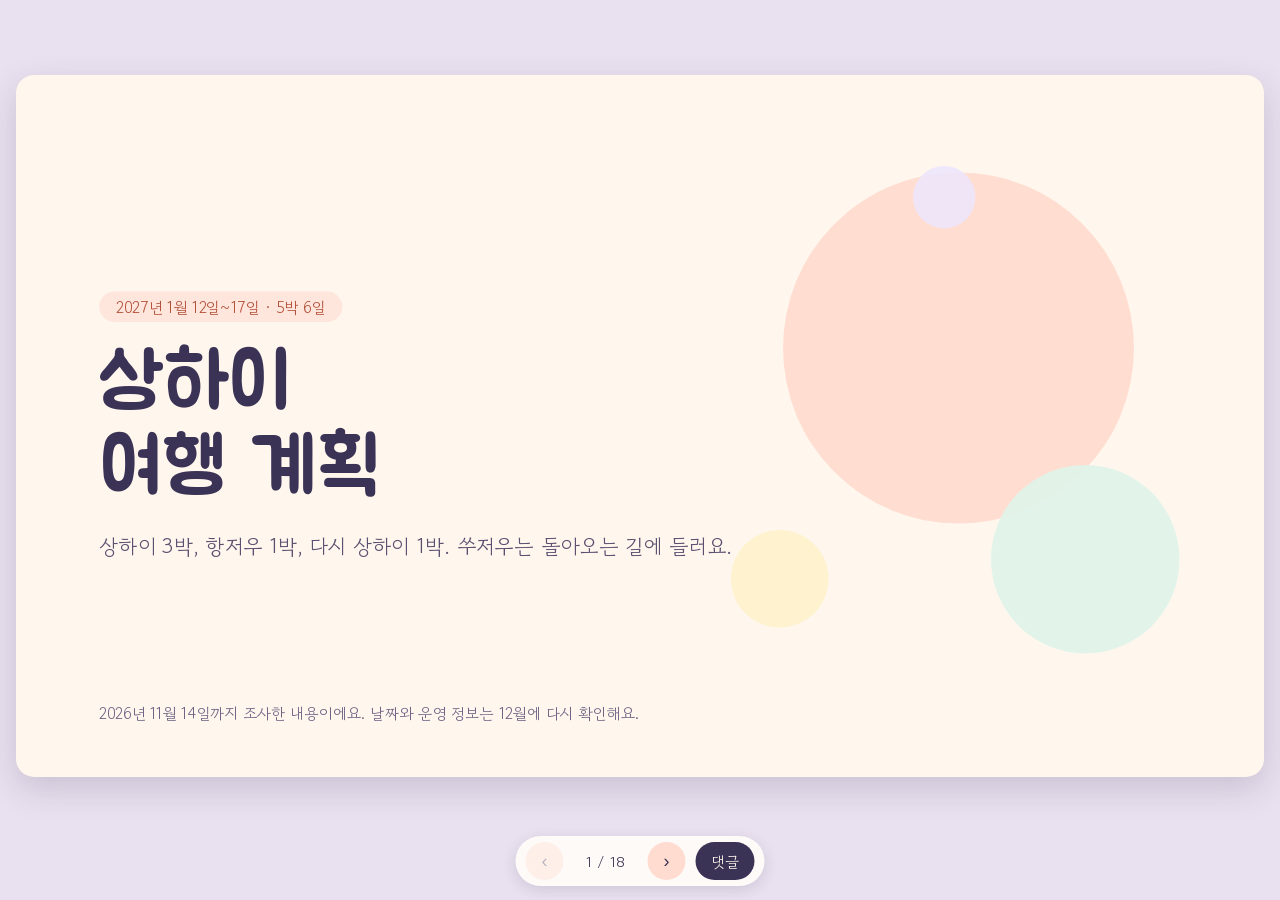
<file: index.html>
<!DOCTYPE html>
<html lang="ko">
<head>
<meta charset="utf-8">
<meta name="viewport" content="width=device-width, initial-scale=1">
<title>상하이 여행 계획</title>
<meta name="robots" content="noindex">
<link rel="preconnect" href="https://fonts.googleapis.com">
<link rel="preconnect" href="https://fonts.gstatic.com" crossorigin>
<link href="https://fonts.googleapis.com/css2?family=Jua&family=Gowun+Dodum&display=swap" rel="stylesheet">
<style>
html, body { margin: 0; height: 100%; background: #E9E1EF; overflow: hidden; }
* { box-sizing: border-box; }
p, h1, h2, h3 { margin: 0; }
a { color: inherit; }
#vp { position: fixed; inset: 0; overflow: hidden; }
#stage { position: absolute; left: 0; top: 0; width: 1920px; height: 1080px; transform-origin: 0 0; }
#stage > section { position: absolute; inset: 0; width: 1920px; height: 1080px; overflow: hidden; display: none;
  border-radius: 28px; box-shadow: 0 18px 50px rgba(59, 51, 85, 0.18); }
#stage > section.on { display: flex; }
div[kind="ellipse"] { border-radius: 50%; }
div[kind="rounded"] { border-radius: 14px; flex: none; }
.livewrap { position: relative; }
iframe.live { display: block; border: 0; background: #DCEBF2; }
.livewrap::after { content: "끌어서 이동, 휠·두 손가락으로 확대"; position: absolute; right: 28px; top: 24px; font-size: 20px;
  background: rgba(255, 253, 249, 0.92); color: #6E6585; padding: 4px 16px; border-radius: 20px; pointer-events: none; }
nav { position: fixed; left: 50%; bottom: 14px; transform: translateX(-50%); display: flex; gap: 10px; align-items: center;
  font: 15px 'Gowun Dodum', sans-serif; color: #3B3355; background: rgba(255, 253, 249, 0.9); padding: 6px 10px;
  border-radius: 999px; box-shadow: 0 4px 14px rgba(59, 51, 85, 0.15); z-index: 10; }
nav button { border: 0; background: #FFDCCF; color: #3B3355; width: 38px; height: 38px; border-radius: 50%; font-size: 18px; cursor: pointer; }
nav button:disabled { opacity: 0.35; cursor: default; }
#count { min-width: 64px; text-align: center; }
:root {
  --ink: #3B3355;
  --body: #5A5070;
  --cream: #FFF7EE;
  --lav: #F4EFFB;
  --coral: #B4503A;
}
body { font-family: 'Gowun Dodum', 'Apple SD Gothic Neo', 'Malgun Gothic', sans-serif; color: #5A5070; }
section { background: #FFF7EE; padding: 128px; display: flex; flex-direction: column; gap: 40px; color: #5A5070; }
section.alt { background: #F4EFFB; }
section.accent { background: #FFDCCF; }
h1, h2, h3 { font-family: 'Jua', 'Gowun Dodum', sans-serif; font-weight: 400; color: #3B3355; }
h1 { font-size: 120px; line-height: 1.1; }
h2 { font-size: 64px; line-height: 1.1; }
h3 { font-size: 40px; line-height: 1.15; }
.head { display: flex; flex-direction: column; gap: 16px; }
.eyebrow { font-size: 24px; color: #B4503A; background: #FFE6DC; padding: 6px 26px; border-radius: 40px; align-self: flex-start; }
.alt .eyebrow { background: #FFFFFF; }
.lead { font-size: 32px; line-height: 1.5; color: #5A5070; }
.grid2 { display: grid; grid-template-columns: 1fr 1fr; gap: 36px 40px; }
.row3 { display: grid; grid-template-columns: 1fr 1fr 1fr; gap: 40px; }
.row4 { display: grid; grid-template-columns: 1fr 1fr 1fr 1fr; gap: 32px; }
.card { background: #FFFDF9; border-radius: 44px; padding: 40px 44px; box-shadow: 0 10px 0 #EFE3D3; display: flex; flex-direction: column; gap: 14px; }
.peach { background: #FFE6DC; box-shadow: 0 10px 0 #F4C9B9; }
.mint { background: #DFF4EA; box-shadow: 0 10px 0 #B9E0CE; }
.butter { background: #FFF2CC; box-shadow: 0 10px 0 #EFD89A; }
.lilac { background: #EEE6FC; box-shadow: 0 10px 0 #D3C4F1; }
.txt { font-size: 28px; line-height: 1.5; color: #5A5070; }
.big { font-family: 'Jua', 'Gowun Dodum', sans-serif; font-size: 64px; line-height: 1.1; color: #3B3355; }
.tag { font-size: 24px; color: #8A3F2E; background: #FFFBF6; padding: 4px 20px; border-radius: 30px; align-self: flex-start; }
.when { font-size: 24px; color: #B4503A; }
.slot { display: flex; flex-direction: column; gap: 2px; }
.ico { width: 56px; height: 56px; color: #B4503A; }
.blob { opacity: 0.9; }
.note { font-size: 24px; color: #6E6585; }
.check { display: flex; flex-direction: row; align-items: center; gap: 28px; }
.box { width: 48px; height: 48px; background: #FFFDF9; border: 4px solid #C9B8EE; }
.zh { font-size: 36px; color: #3B3355; background: #FFFDF9; padding: 20px 32px; border-radius: 32px; align-self: flex-start; }
.num { width: 64px; height: 64px; }
.numtxt { font-family: 'Jua', 'Gowun Dodum', sans-serif; font-size: 32px; color: #3B3355; }
.step { display: flex; flex-direction: row; align-items: center; gap: 24px; }
.dot { width: 64px; height: 64px; border-radius: 32px; background: #FFDCCF; display: flex; align-items: center; justify-content: center; }
@keyframes pop { from { opacity: 0; transform: translateY(28px) scale(0.95); } }
@keyframes fadein { from { opacity: 0; } }
.pop { animation: pop 560ms ease-out both; animation-delay: calc(var(--i, 0) * 110ms); }
.blob { animation: fadein 700ms ease-out both; }
.trow { display: flex; flex-direction: row; align-items: center; gap: 32px; }
.date { font-family: 'Jua', 'Gowun Dodum', sans-serif; font-size: 28px; color: #3B3355; background: #FFE6DC; padding: 10px 24px; border-radius: 30px; width: 240px; text-align: center; }
.dayrow { display: flex; flex-direction: row; gap: 48px; align-items: flex-start; }
.daylist { width: 616px; box-sizing: border-box; gap: 10px; }
.sline { font-size: 28px; line-height: 1.45; color: #3B3355; }
.daynote { font-size: 24px; line-height: 1.5; color: #6E6585; }
.mapimg { width: 1000px; height: 648px; object-fit: cover; border-radius: 44px; box-shadow: 0 10px 0 #EFE3D3; }
.mapimg.half { height: 312px; }
.mapimg.ov { width: 860px; }
.mapcol { display: flex; flex-direction: column; gap: 24px; }

</style>
<link rel="stylesheet" href="comments.css">
</head>
<body>
<div id="vp"><div id="stage">
<section id="cover" style="justify-content:center;" data-transition="fade">
<div kind="ellipse" class="blob" style="position:absolute; left:1180px; top:150px; width:540px; height:540px; background:#FFDCCF"></div>
<div kind="ellipse" class="blob" style="position:absolute; left:1500px; top:600px; width:290px; height:290px; background:#DFF4EA"></div>
<div kind="ellipse" class="blob" style="position:absolute; left:1100px; top:700px; width:150px; height:150px; background:#FFF2CC"></div>
<div kind="ellipse" class="blob" style="position:absolute; left:1380px; top:140px; width:96px; height:96px; background:#EEE6FC"></div>
<div class="head pop" style="--i:0; width:1100px; gap:28px;">
<p class="eyebrow">2027년 1월 12일~17일 · 5박 6일</p>
<h1>상하이<br>여행 계획</h1>
<p class="lead">상하이 3박, 항저우 1박, 다시 상하이 1박. 쑤저우는 돌아오는 길에 들러요.</p>
</div>
<p class="note" style="position:absolute; left:128px; bottom:80px; width:1200px;">2026년 11월 14일까지 조사한 내용이에요. 날짜와 운영 정보는 12월에 다시 확인해요.</p>
</section>

<section id="glance">
<div kind="ellipse" class="blob" style="position:absolute; left:1560px; top:112px; width:220px; height:220px; background:#FFF2CC"></div>
<div kind="ellipse" class="blob" style="position:absolute; left:1476px; top:252px; width:72px; height:72px; background:#DFF4EA"></div>
<div class="head pop" style="--i:0;">
<p class="eyebrow">기본 정보</p>
<h2>여행 한눈에 보기</h2>
</div>
<div class="grid2">
<div class="card peach pop" style="--i:1;"><p class="big">5박 6일</p><p class="txt">1월 12일(화)~17일(일). 월요일 휴관과 춘절 귀성 이동을 피해요.</p></div>
<div class="card mint pop" style="--i:2;"><p class="big">3 + 1 + 1박</p><p class="txt">상하이 3박, 항저우 1박, 마지막에 다시 상하이 1박이에요.</p></div>
<div class="card butter pop" style="--i:3;"><p class="big">김포에서 훙차오</p><p class="txt">훙차오 공항은 시내에서 가깝고 고속철역과 붙어 있어요.</p></div>
<div class="card lilac pop" style="--i:4;"><p class="big">1~8℃</p><p class="txt">1월은 상하이에서 가장 추운 달이에요. 습하고 비가 잦아요.</p></div>
</div>
</section>

<section id="flights">
<div kind="ellipse" class="blob" style="position:absolute; left:1540px; top:96px; width:240px; height:240px; background:#DFF4EA"></div>
<div kind="ellipse" class="blob" style="position:absolute; left:1450px; top:250px; width:80px; height:80px; background:#FFF2CC"></div>
<div class="head pop" style="--i:0;">
<p class="eyebrow">비행기</p>
<h2>김포에서 훙차오로 가요</h2>
</div>
<div class="grid2">
<div class="card peach pop" style="--i:1;"><p class="when">갈 때 · 1월 12일(화) · 대한항공</p><p class="big">08:25 → 09:45</p><p class="txt">김포에서 훙차오. 2시간 20분 타고, 시차 1시간이라 시계로는 1시간 20분.</p></div>
<div class="card mint pop" style="--i:2;"><p class="when">올 때 · 1월 17일(일) · 아시아나</p><p class="big">18:15 → 21:20</p><p class="txt">훙차오에서 김포. 마지막 날도 오후 4시까지 써요.</p></div>
<div class="card butter pop" style="--i:3;"><p class="big">1인 약 43만 원</p><p class="txt">편도 두 장 합계(21만 원 안팎 + 21만 8천 원). 둘이면 약 86만 원.</p></div>
<div class="card lilac pop" style="--i:4;"><p class="big">시내까지 30~40분</p><p class="txt">훙차오 공항은 택시로 시내 30~40분, 고속철 훙차오역과 붙어 있어요.</p></div>
</div>
<p class="note">국제선은 훙차오 제1터미널이에요. 운임은 2026년 11월 Trip.com 조회값이고, 갈 때 08:25 편의 1월 값은 같은 노선 15:55 편으로 대신했어요. 표가 없으면 인천 09:05 → 푸동(아시아나)이 대안이에요.</p>
</section>

<section id="route" class="alt">
<div kind="ellipse" class="blob" style="position:absolute; left:1560px; top:112px; width:220px; height:220px; background:#FFE6DC"></div>
<div kind="ellipse" class="blob" style="position:absolute; left:1476px; top:252px; width:72px; height:72px; background:#FFF2CC"></div>
<div class="head pop" style="--i:0;">
<p class="eyebrow">동선</p>
<h2>상하이에서 출발해 상하이로</h2>
</div>
<div class="row4">
<div class="card pop" style="--i:1;"><h3>상하이</h3><p class="tag">1~3일차 · 3박</p><p class="txt">시내를 하루에 한 동네씩 봐요.</p></div>
<div class="card pop" style="--i:2;"><h3>항저우</h3><p class="tag">4일차 · 1박</p><p class="txt">고속철로 45분~1시간. 큰 짐은 상하이 호텔에 맡겨요.</p></div>
<div class="card pop" style="--i:3;"><h3>쑤저우</h3><p class="tag">5일차 오후</p><p class="txt">항저우에서 약 1.5시간. 박물관과 정원을 보고 저녁까지.</p></div>
<div class="card pop" style="--i:4;"><h3>상하이</h3><p class="tag">5일차 밤 · 1박</p><p class="txt">쑤저우에서 30분. 6일차에 자기부상열차를 타 보고 훙차오 공항으로.</p></div>
</div>
<p class="note pop" style="--i:5;">고속철은 상하이 훙차오역 출발이 많아요. 보안 검색과 여권 확인이 있어서 30분 전에 도착해요.</p>
</section>

<section id="map" class="accent">
<div class="head pop" style="--i:0;">
<p class="eyebrow" style="background:#FFF7EE;">동선 지도</p>
<h2>김포에서 상하이, 항저우, 쑤저우까지</h2>
</div>
<div class="dayrow">
<div class="card daylist pop" style="--i:1;">
<p class="sline">핀의 숫자는 일차예요. 긴 점선은 비행기와 고속철, 실선은 차도예요.</p>
<p class="daynote">오른쪽 지도는 바로 움직여 볼 수 있어요. 전체 화면 지도에서 날짜를 고르면 장소마다 가오더 지도로 열기와 길찾기 버튼이 있어요. 휴대폰에서는 가오더 앱으로 이어져요.</p>
<p class="tag"><a href="map.html">전체 화면 지도</a></p>
</div>
<div class="livewrap pop" style="--i:2;"><iframe class="mapimg ov live" data-src="map.html?embed=1#all" title="전체 동선 지도" loading="lazy"></iframe></div>
</div>
</section>

<section id="d1" class="alt">
<div class="head pop" style="--i:0;">
<p class="eyebrow">1일차 · 1월 12일(화) · 상하이</p>
<h2>근대 상하이 첫인상</h2>
</div>
<div class="dayrow">
<div class="card daylist pop" style="--i:1;">
<p class="sline"><span style="color:#B4503A;">1</span>&#160;&#160;김포공항</p>
<p class="sline"><span style="color:#B4503A;">2</span>&#160;&#160;훙차오 공항 제1터미널</p>
<p class="sline"><span style="color:#B4503A;">3</span>&#160;&#160;대한민국 임시정부 청사</p>
<p class="sline"><span style="color:#B4503A;">4</span>&#160;&#160;신천지</p>
<p class="sline"><span style="color:#B4503A;">5</span>&#160;&#160;안푸루</p>
<p class="sline"><span style="color:#B4503A;">6</span>&#160;&#160;우캉맨션</p>
<p class="sline"><span style="color:#B4503A;">7</span>&#160;&#160;와이탄</p>
<p class="daynote">김포 08:25 → 훙차오 09:45 (대한항공, 후보). 훙차오에서 시내까지 택시로 30~40분.</p>
<p class="tag"><a href="map.html#day-1">전체 화면 지도</a></p>
</div>
<div class="livewrap pop" style="--i:2;"><iframe class="mapimg live" data-src="map.html?embed=1#day-1" title="1일차 동선 지도" loading="lazy"></iframe></div>
</div>
</section>

<section id="d2" class="">
<div class="head pop" style="--i:0;">
<p class="eyebrow">2일차 · 1월 13일(수) · 상하이</p>
<h2>테크와 미술관</h2>
</div>
<div class="dayrow">
<div class="card daylist pop" style="--i:1;">
<p class="sline"><span style="color:#B4503A;">1</span>&#160;&#160;상하이타워</p>
<p class="sline"><span style="color:#B4503A;">2</span>&#160;&#160;롱미술관 웨스트번드</p>
<p class="sline"><span style="color:#B4503A;">3</span>&#160;&#160;서가회 성당</p>
<p class="sline"><span style="color:#B4503A;">4</span>&#160;&#160;그랜드 오페라하우스</p>
<p class="daynote">테크 투어 모임 장소는 상품마다 달라요.</p>
<p class="tag"><a href="map.html#day-2">전체 화면 지도</a></p>
</div>
<div class="livewrap pop" style="--i:2;"><iframe class="mapimg live" data-src="map.html?embed=1#day-2" title="2일차 동선 지도" loading="lazy"></iframe></div>
</div>
</section>

<section id="d3" class="alt">
<div class="head pop" style="--i:0;">
<p class="eyebrow">3일차 · 1월 14일(목) · 상하이</p>
<h2>박물관과 강변</h2>
</div>
<div class="dayrow">
<div class="card daylist pop" style="--i:1;">
<p class="sline"><span style="color:#B4503A;">1</span>&#160;&#160;상하이박물관 동관</p>
<p class="sline"><span style="color:#B4503A;">2</span>&#160;&#160;사행창고 기념관</p>
<p class="sline"><span style="color:#B4503A;">3</span>&#160;&#160;상하이타워</p>
<p class="sline"><span style="color:#B4503A;">4</span>&#160;&#160;루자쭈이</p>
<p class="daynote">쑤저우허 강변에 쟈 미술관과 갤러리 지구가 있어요.</p>
<p class="tag"><a href="map.html#day-3">전체 화면 지도</a></p>
</div>
<div class="livewrap pop" style="--i:2;"><iframe class="mapimg live" data-src="map.html?embed=1#day-3" title="3일차 동선 지도" loading="lazy"></iframe></div>
</div>
</section>

<section id="d4" class="">
<div class="head pop" style="--i:0;">
<p class="eyebrow">4일차 · 1월 15일(금) · 항저우</p>
<h2>항저우 · 량주</h2>
</div>
<div class="dayrow">
<div class="card daylist pop" style="--i:1;">
<p class="sline"><span style="color:#B4503A;">1</span>&#160;&#160;상하이 훙차오역</p>
<p class="sline"><span style="color:#B4503A;">2</span>&#160;&#160;항저우동역</p>
<p class="sline"><span style="color:#B4503A;">3</span>&#160;&#160;량주 박물관</p>
<p class="sline"><span style="color:#B4503A;">4</span>&#160;&#160;량주 고성 유적 공원</p>
<p class="sline"><span style="color:#B4503A;">5</span>&#160;&#160;서호 단교</p>
<p class="daynote">그림은 항저우 안의 동선이에요. 상하이에서 고속철로 45분~1시간.</p>
<p class="tag"><a href="map.html#day-4">전체 화면 지도</a></p>
</div>
<div class="livewrap pop" style="--i:2;"><iframe class="mapimg live" data-src="map.html?embed=1#day-4" title="4일차 동선 지도" loading="lazy"></iframe></div>
</div>
</section>

<section id="d5" class="alt">
<div class="head pop" style="--i:0;">
<p class="eyebrow">5일차 · 1월 16일(토) · 항저우 · 쑤저우</p>
<h2>항저우에서 쑤저우로</h2>
</div>
<div class="dayrow">
<div class="card daylist pop" style="--i:1;">
<p class="sline"><span style="color:#B4503A;">1</span>&#160;&#160;원산 디지털 생활 지구</p>
<p class="sline"><span style="color:#B4503A;">2</span>&#160;&#160;딥시크 본사</p>
<p class="sline"><span style="color:#B4503A;">3</span>&#160;&#160;항저우동역</p>
<p class="sline"><span style="color:#B4503A;">4</span>&#160;&#160;쑤저우역</p>
<p class="sline"><span style="color:#B4503A;">5</span>&#160;&#160;쑤저우 박물관</p>
<p class="sline"><span style="color:#B4503A;">6</span>&#160;&#160;졸정원</p>
<p class="sline"><span style="color:#B4503A;">7</span>&#160;&#160;핑장루</p>
<p class="daynote">가장 빡빡한 날이에요. 덜어 낸다면 원산 로봇 지구를 먼저 빼요.</p>
<p class="tag"><a href="map.html#day-5">전체 화면 지도</a></p>
</div>
<div class="livewrap pop" style="--i:2;"><iframe class="mapimg live" data-src="map.html?embed=1#day-5" title="5일차 동선 지도" loading="lazy"></iframe></div>
</div>
</section>

<section id="d6" class="">
<div class="head pop" style="--i:0;">
<p class="eyebrow">6일차 · 1월 17일(일) · 상하이</p>
<h2>자기부상열차로 마무리</h2>
</div>
<div class="dayrow">
<div class="card daylist pop" style="--i:1;">
<p class="sline"><span style="color:#B4503A;">1</span>&#160;&#160;예원</p>
<p class="sline"><span style="color:#B4503A;">2</span>&#160;&#160;바이롄 ZX</p>
<p class="sline"><span style="color:#B4503A;">3</span>&#160;&#160;룽양루역</p>
<p class="sline"><span style="color:#B4503A;">4</span>&#160;&#160;훙차오 공항 제1터미널</p>
<p class="sline"><span style="color:#B4503A;">5</span>&#160;&#160;김포공항</p>
<p class="daynote">자기부상열차는 푸동 공항까지 왕복 체험. 훙차오 18:15 → 김포 21:20 (아시아나, 후보).</p>
<p class="tag"><a href="map.html#day-6">전체 화면 지도</a></p>
</div>
<div class="livewrap pop" style="--i:2;"><iframe class="mapimg live" data-src="map.html?embed=1#day-6" title="6일차 동선 지도" loading="lazy"></iframe></div>
</div>
</section>

<section id="timeline">
<div kind="ellipse" class="blob" style="position:absolute; left:1560px; top:112px; width:220px; height:220px; background:#FFF2CC"></div>
<div kind="ellipse" class="blob" style="position:absolute; left:1476px; top:252px; width:72px; height:72px; background:#DFF4EA"></div>
<div class="head pop" style="--i:0;">
<p class="eyebrow">출발 전 준비</p>
<h2>언제 무엇을 할까</h2>
</div>
<div style="display:flex; flex-direction:column; gap:24px;">
<div class="trow pop" style="--i:1;"><p class="date">지금~11월</p><p class="lead" style="flex:1;">항공권 예매. 변경과 환불 조건을 꼭 확인해요.</p></div>
<div class="trow pop" style="--i:2;"><p class="date">12월</p><p class="lead" style="flex:1;">무비자 입국 연장 확인. 연장이 안 되면 관광비자를 신청해요(1~2주).</p></div>
<div class="trow pop" style="--i:3;"><p class="date">12월 말</p><p class="lead" style="flex:1;">예원 등불 축제 일정 발표 확인, 투어 상품의 1월 날짜 확인.</p></div>
<div class="trow pop" style="--i:4;"><p class="date">3~4주 전</p><p class="lead" style="flex:1;">고속철, 공연, 숙소 확정.</p></div>
<div class="trow pop" style="--i:5;"><p class="date">1~2주 전</p><p class="lead" style="flex:1;">알리페이·위챗페이 가입과 카드 연결, 앱 설치, eSIM 준비.</p></div>
<div class="trow pop" style="--i:6;"><p class="date">전날</p><p class="lead" style="flex:1;">박물관 예약(상하이박물관, 쑤저우 박물관), 날씨 확인.</p></div>
</div>
</section>

<section id="booking" class="alt">
<div kind="ellipse" class="blob" style="position:absolute; left:1560px; top:112px; width:220px; height:220px; background:#FFE6DC"></div>
<div kind="ellipse" class="blob" style="position:absolute; left:1476px; top:252px; width:72px; height:72px; background:#FFF2CC"></div>
<div class="head pop" style="--i:0;">
<p class="eyebrow">예약 목록</p>
<h2>미리 잡아 둘 것</h2>
</div>
<div class="row3">
<div class="card pop" style="--i:1;"><h3>항공권</h3><p class="txt">김포에서 훙차오, 올 때 훙차오에서 김포. 환불 조건을 봐요.</p></div>
<div class="card pop" style="--i:2;"><h3>숙소</h3><p class="txt">상하이 3박, 항저우 1박, 다시 상하이 1박.</p></div>
<div class="card pop" style="--i:3;"><h3>고속철</h3><p class="txt">트립닷컴이나 12306 앱에서 여권으로 예매해요.</p></div>
<div class="card pop" style="--i:4;"><h3>공연</h3><p class="txt">2일차 저녁 그랜드 오페라하우스. 1월 공연표 확인.</p></div>
<div class="card pop" style="--i:5;"><h3>박물관</h3><p class="txt">상하이박물관, 쑤저우 박물관은 여권 실명 예약.</p></div>
<div class="card pop" style="--i:6;"><h3>공항 픽업</h3><p class="txt">첫날 픽업 차량. 필요하면 짐 당일 배송도.</p></div>
</div>
</section>

<section id="apps">
<div kind="ellipse" class="blob" style="position:absolute; left:1560px; top:112px; width:220px; height:220px; background:#FFF2CC"></div>
<div kind="ellipse" class="blob" style="position:absolute; left:1476px; top:252px; width:72px; height:72px; background:#DFF4EA"></div>
<div class="head pop" style="--i:0;">
<p class="eyebrow">통신 · 결제 · 앱</p>
<h2>휴대폰 하나로 다니려면</h2>
</div>
<div class="grid2">
<div class="card peach pop" style="--i:1;"><div class="step"><svg class="ico" viewBox="0 0 24 24" fill="none" stroke="currentColor" stroke-width="1.8" stroke-linecap="round" stroke-linejoin="round" aria-hidden="true"><circle cx="12" cy="12" r="9"/><path d="M3 12h18M12 3c2.5 2.7 3.8 5.7 3.8 9s-1.3 6.3-3.8 9c-2.5-2.7-3.8-5.7-3.8-9S9.5 5.7 12 3z"/></svg><h3>통신</h3></div><p class="txt">현지 망에서는 카톡, 구글, 인스타그램이 막혀요. 로밍이나 해외 eSIM으로 데이터 회선을 준비해요.</p></div>
<div class="card mint pop" style="--i:2;"><div class="step"><svg class="ico" viewBox="0 0 24 24" fill="none" stroke="currentColor" stroke-width="1.8" stroke-linecap="round" stroke-linejoin="round" aria-hidden="true"><circle cx="8" cy="15" r="4"/><path d="M11 12l8-8M16 7l2 2M14 9l2 2"/></svg><h3>결제</h3></div><p class="txt">알리페이와 위챗페이에 한국 카드를 연결해요. 비상용 현금도 조금.</p></div>
<div class="card butter pop" style="--i:3;"><div class="step"><svg class="ico" viewBox="0 0 24 24" fill="none" stroke="currentColor" stroke-width="1.8" stroke-linecap="round" stroke-linejoin="round" aria-hidden="true"><path d="M21 3L3 10.5l7 2.5 2.5 7L21 3z"/><path d="M10 13l4-4"/></svg><h3>이동</h3></div><p class="txt">택시는 디디, 지도는 가오더나 애플 지도. 목적지는 중국어 주소로 넣어요.</p></div>
<div class="card lilac pop" style="--i:4;"><div class="step"><svg class="ico" viewBox="0 0 24 24" fill="none" stroke="currentColor" stroke-width="1.8" stroke-linecap="round" stroke-linejoin="round" aria-hidden="true"><circle cx="10.5" cy="10.5" r="6.5"/><path d="M15.5 15.5L21 21"/></svg><h3>찾아보기</h3></div><p class="txt">장소와 사진 구도는 샤오훙수, 식당 평점과 영업시간은 다중뎬핑.</p></div>
</div>
</section>

<section id="weather" class="alt">
<div kind="ellipse" class="blob" style="position:absolute; left:1560px; top:112px; width:220px; height:220px; background:#FFE6DC"></div>
<div kind="ellipse" class="blob" style="position:absolute; left:1476px; top:252px; width:72px; height:72px; background:#FFF2CC"></div>
<div class="head pop" style="--i:0;">
<p class="eyebrow">1월의 상하이</p>
<h2>날씨와 시기</h2>
</div>
<div class="row3">
<div class="card pop" style="--i:1;"><h3>추위와 비</h3><p class="txt">1~8℃에 습해서 더 춥게 느껴져요. 실내 난방이 약한 곳이 많아요.</p><p class="tag">패딩 · 장갑 · 핫팩 · 우산</p></div>
<div class="card pop" style="--i:2;"><h3>춘운</h3><p class="txt">설 전후 귀성 이동이 1월 22일쯤 시작해요(추정). 고속철 표가 빨리 팔려요.</p><p class="tag">고속철은 일찍 예매</p></div>
<div class="card pop" style="--i:3;"><h3>예원 등불 축제</h3><p class="txt">2027년은 1월 중순 개막으로 추정해요. 12월 말 발표를 확인해요.</p><p class="tag">기간이 겹치면 6일차에</p></div>
</div>
<p class="note pop" style="--i:4;">해는 17시 15~30분쯤 져요(확인 필요). 야경은 해 진 뒤 20~30분이 가장 예뻐요.</p>
</section>

<section id="cautions">
<div kind="ellipse" class="blob" style="position:absolute; left:1560px; top:112px; width:220px; height:220px; background:#FFF2CC"></div>
<div kind="ellipse" class="blob" style="position:absolute; left:1476px; top:252px; width:72px; height:72px; background:#DFF4EA"></div>
<div class="head pop" style="--i:0;">
<p class="eyebrow">현지에서</p>
<h2>미리 알아 두면 덜 헤매요</h2>
</div>
<div class="grid2">
<div class="card peach pop" style="--i:1;"><div class="step"><svg class="ico" viewBox="0 0 24 24" fill="none" stroke="currentColor" stroke-width="1.8" stroke-linecap="round" stroke-linejoin="round" aria-hidden="true"><circle cx="12" cy="12" r="9"/><path d="M12 7v5l3.5 2"/></svg><h3>쉬는 요일</h3></div><p class="txt">박물관은 대부분 월요일에 쉬어요. 일정의 월요일 날짜를 먼저 확인해요.</p></div>
<div class="card mint pop" style="--i:2;"><div class="step"><svg class="ico" viewBox="0 0 24 24" fill="none" stroke="currentColor" stroke-width="1.8" stroke-linecap="round" stroke-linejoin="round" aria-hidden="true"><path d="M12 3l2.4 1.8 3 .2.9 2.9 2.2 2-1 2.8.4 3-2.7 1.4-1.4 2.7-3-.4L12 21l-2.4-1.8-3-.2-.9-2.9-2.2-2 1-2.8-.4-3L6.8 6.9 8.2 4.2l3 .4z"/><path d="M8.5 12l2.5 2.5 4.5-5"/></svg><h3>여권은 늘 가방에</h3></div><p class="txt">고속철, 박물관, 쑤저우 관광지 입장에서 모두 여권을 확인해요.</p></div>
<div class="card lilac pop" style="--i:3;"><div class="step"><svg class="ico" viewBox="0 0 24 24" fill="none" stroke="currentColor" stroke-width="1.8" stroke-linecap="round" stroke-linejoin="round" aria-hidden="true"><circle cx="9" cy="8" r="3.5"/><path d="M2.5 20c.8-3.6 3.3-5.5 6.5-5.5s5.7 1.9 6.5 5.5"/><circle cx="17" cy="9" r="2.8"/><path d="M17 14.5c2.3.2 3.9 1.9 4.5 4.5"/></svg><h3>인기 시설은 평일에</h3></div><p class="txt">사람이 몰리는 곳은 미리 예약하고 평일에 가요.</p></div>
<div class="card butter pop" style="--i:4;"><div class="step"><svg class="ico" viewBox="0 0 24 24" fill="none" stroke="currentColor" stroke-width="1.8" stroke-linecap="round" stroke-linejoin="round" aria-hidden="true"><path d="M12 3.5L2.5 20h19L12 3.5z"/><path d="M12 10v4.5M12 17.2v.3"/></svg><h3>투어 최소 인원</h3></div><p class="txt">합류형 투어는 인원이 안 차면 취소돼요. 둘이면 2명 출발이나 프라이빗으로.</p></div>
</div>
</section>

<section id="todo" class="alt">
<div kind="ellipse" class="blob" style="position:absolute; left:1560px; top:112px; width:220px; height:220px; background:#FFE6DC"></div>
<div kind="ellipse" class="blob" style="position:absolute; left:1476px; top:252px; width:72px; height:72px; background:#FFF2CC"></div>
<div class="head pop" style="--i:0;">
<p class="eyebrow">남은 결정</p>
<h2>앞으로 할 일</h2>
</div>
<div style="display:flex; flex-direction:column; gap:28px;">
<div class="check pop" style="--i:1;"><div kind="rounded" class="box"></div><p class="lead">항공권 예매(변경·환불 조건 확인)</p></div>
<div class="check pop" style="--i:2;"><div kind="rounded" class="box"></div><p class="lead">12월에 무비자 입국 연장 여부 확인</p></div>
<div class="check pop" style="--i:3;"><div kind="rounded" class="box"></div><p class="lead">숙소와 고속철 예약</p></div>
<div class="check pop" style="--i:4;"><div kind="rounded" class="box"></div><p class="lead">그랜드 오페라하우스 1월 공연 확인</p></div>
<div class="check pop" style="--i:5;"><div kind="rounded" class="box"></div><p class="lead">상하이박물관 동관 특별전 기간 확인</p></div>
<div class="check pop" style="--i:6;"><div kind="rounded" class="box"></div><p class="lead">알리페이·위챗페이, eSIM 준비</p></div>
</div>
</section>

<section id="thanks" class="alt" style="justify-content:center; align-items:center;">
<div kind="ellipse" class="blob" style="position:absolute; left:160px; top:150px; width:260px; height:260px; background:#FFE6DC"></div>
<div kind="ellipse" class="blob" style="position:absolute; left:1480px; top:600px; width:300px; height:300px; background:#DFF4EA"></div>
<div kind="ellipse" class="blob" style="position:absolute; left:1560px; top:180px; width:120px; height:120px; background:#FFF2CC"></div>
<div kind="ellipse" class="blob" style="position:absolute; left:300px; top:720px; width:100px; height:100px; background:#EEE6FC"></div>
<div class="head pop" style="--i:0; align-items:center; width:1200px; gap:32px;">
<svg class="ico" style="width:96px; height:96px;" viewBox="0 0 24 24" fill="none" stroke="currentColor" stroke-width="1.8" stroke-linecap="round" stroke-linejoin="round" aria-hidden="true"><path d="M4 5h16v11H9l-5 4V5z"/><path d="M8 9.5h8M8 12.5h5"/></svg>
<h2 style="font-size:96px; text-align:center;">댓글로 골라 주세요</h2>
<p class="lead" style="text-align:center;">슬라이드마다 댓글을 달 수 있어요. 가고 싶은 곳, 빼고 싶은 곳, 궁금한 것을 남겨 주면 일정에 반영할게요.</p>
</div>
</section>

</div></div>
<nav><button id="prev" aria-label="이전 장">&#8249;</button><span id="count"></span><button id="next" aria-label="다음 장">&#8250;</button><button id="cbtn" class="cbtn" aria-label="댓글">댓글<span id="cnum"></span></button></nav>
<script>
const stage = document.getElementById('stage');
const S = Array.from(stage.children);
let cur = 0;
let K = 1;
function fit() {
  const pad = 16, navH = 64, side = window.sideW || 0, bottom = window.bottomH || 0;
  const w = innerWidth - side, h = innerHeight - bottom;
  K = Math.min((w - pad * 2) / 1920, (h - pad - navH) / 1080);
  const x = (w - 1920 * K) / 2, y = (h - navH - 1080 * K) / 2 + pad / 2;
  stage.style.transform = 'translate(' + x + 'px,' + y + 'px) scale(' + K + ')';
}
function show(i) {
  cur = Math.max(0, Math.min(S.length - 1, i));
  S.forEach((s, j) => s.classList.toggle('on', j === cur));
  S[cur].querySelectorAll('iframe[data-src]').forEach(f => { if (!f.src) f.src = f.dataset.src; });
  document.getElementById('count').textContent = (cur + 1) + ' / ' + S.length;
  document.getElementById('prev').disabled = cur === 0;
  document.getElementById('next').disabled = cur === S.length - 1;
  const h = '#' + S[cur].id;
  if (location.hash !== h) history.replaceState(null, '', h);
  document.dispatchEvent(new CustomEvent('slidechange', { detail: S[cur] }));
}
function fromHash() {
  const i = S.findIndex(s => '#' + s.id === location.hash);
  show(i < 0 ? 0 : i);
}
document.getElementById('prev').onclick = () => show(cur - 1);
document.getElementById('next').onclick = () => show(cur + 1);
addEventListener('keydown', e => {
  if (e.target.closest && e.target.closest('input, textarea, [contenteditable]')) return;
  if (['ArrowRight', 'PageDown', ' '].includes(e.key)) { e.preventDefault(); show(cur + 1); }
  if (['ArrowLeft', 'PageUp'].includes(e.key)) { e.preventDefault(); show(cur - 1); }
  if (e.key === 'Home') show(0);
  if (e.key === 'End') show(S.length - 1);
});
let tx = null, ty = null;
stage.addEventListener('touchstart', e => { tx = e.touches[0].clientX; ty = e.touches[0].clientY; }, { passive: true });
stage.addEventListener('touchend', e => {
  if (tx === null) return;
  const dx = e.changedTouches[0].clientX - tx, dy = e.changedTouches[0].clientY - ty;
  if (Math.abs(dx) > 50 && Math.abs(dx) > Math.abs(dy) * 1.5) show(cur + (dx < 0 ? 1 : -1));
  tx = null;
});
addEventListener('resize', fit);
addEventListener('hashchange', fromHash);
window.deck = { stage, S, show, fit, cur: () => S[cur], k: () => K };
fit(); fromHash();
</script>
<script>window.COMMENTS_URL = "https://script.google.com/macros/s/AKfycbyOnjhWFpA6EFOyLZQdH-ZWEo4EgSYyWPyPhl0k4aokrpy5_5_Q06msC1l2DxbB17cQ/exec";</script>
<script src="comments.js"></script>
</body>
</html>
</file>
<file: comments.css>
/* comment pins (inside the 1920x1080 slide, so they scale with it) */
.cpins { position: absolute; inset: 0; pointer-events: none; z-index: 40; }
.cpin { position: absolute; width: 56px; height: 56px; margin: -56px 0 0 -8px; pointer-events: auto; cursor: pointer;
  border: 0; padding: 0; background: #B4503A; color: #FFF7EE; font: 26px 'Jua', sans-serif;
  border-radius: 28px 28px 28px 4px; box-shadow: 0 6px 0 rgba(59, 51, 85, 0.25); display: flex; align-items: center; justify-content: center; }
.cpin.sel { background: #3B3355; transform: scale(1.12); }
.cpin.draft { background: #FFDCCF; color: #B4503A; border: 4px dashed #B4503A; }
.cpick { position: absolute; inset: 0; z-index: 50; cursor: crosshair; display: none; background: rgba(59, 51, 85, 0.06); }
body.picking .cpick { display: block; }

/* nav button */
nav .cbtn { display: flex; align-items: center; white-space: nowrap; width: auto; padding: 0 16px; border-radius: 19px; font: 15px 'Gowun Dodum', sans-serif; background: #3B3355; color: #FFF7EE; }
nav .cbtn span:not(:empty) { margin-left: 6px; background: #FFDCCF; color: #3B3355; border-radius: 10px; padding: 0 7px; font-size: 13px; }

/* drawer (screen size, outside the scaled slide) */
#cdrawer { position: fixed; top: 0; right: 0; bottom: 0; width: 380px; background: #FFFDF9; z-index: 20;
  box-shadow: -8px 0 30px rgba(59, 51, 85, 0.15); display: none; flex-direction: column;
  font: 15px/1.55 'Gowun Dodum', 'Malgun Gothic', sans-serif; color: #3B3355; }
body.cop #cdrawer { display: flex; }
#cdrawer header { display: flex; align-items: center; gap: 8px; padding: 14px 16px 10px; border-bottom: 1px dashed #E6DCCD; }
#cdrawer header h3 { font: 20px 'Jua', sans-serif; margin: 0; flex: 1; }
#cdrawer header .sub { font-size: 13px; color: #7A7190; }
.cx { border: 0; background: #F4EFFB; color: #3B3355; width: 32px; height: 32px; border-radius: 50%; font-size: 18px; cursor: pointer; }
.cbody { flex: 1; overflow-y: auto; padding: 12px 16px 16px; display: flex; flex-direction: column; gap: 12px; }
.cname { font-size: 14px; color: #5A5070; display: flex; gap: 6px; align-items: center; flex-wrap: wrap; }
.cname b { color: #3B3355; }
.clink { border: 0; background: none; color: #B4503A; text-decoration: underline; cursor: pointer; font: inherit; padding: 0; }
.ccompose { background: #FFF7EE; border-radius: 16px; padding: 12px; display: flex; flex-direction: column; gap: 8px; }
.cwhere { font-size: 13px; color: #6E6585; }
.cwhere b { color: #B4503A; font-weight: normal; }
.ccompose input, .ccompose textarea, .creply textarea { width: 100%; border: 1.5px solid #E6DCCD; border-radius: 12px; padding: 8px 10px;
  font: 15px 'Gowun Dodum', 'Malgun Gothic', sans-serif; color: #3B3355; background: #FFFFFF; resize: vertical; }
.ccompose textarea { min-height: 72px; }
.crow { display: flex; gap: 8px; align-items: center; justify-content: flex-end; flex-wrap: wrap; }
.cbtn2 { border: 0; background: #B4503A; color: #FFF7EE; border-radius: 14px; padding: 6px 16px; font: 15px 'Gowun Dodum', sans-serif; cursor: pointer; }
.cbtn2.ghost { background: #F4EFFB; color: #3B3355; }
.cbtn2:disabled { opacity: 0.5; cursor: default; }
.cthread { border: 1.5px solid #EFE6DA; border-radius: 16px; padding: 10px 12px; display: flex; flex-direction: column; gap: 8px; }
.cthread.sel { border-color: #B4503A; background: #FFF9F5; }
.cthread .anc { font-size: 12.5px; color: #7A7190; display: flex; gap: 6px; align-items: center; }
.cthread .cno { background: #B4503A; color: #FFF7EE; border-radius: 10px; padding: 0 8px; font: 13px 'Jua', sans-serif; }
.cmsg .who { font-size: 13px; color: #7A7190; }
.cmsg .who b { color: #3B3355; font-size: 14px; }
.cmsg .ctxt { white-space: pre-wrap; word-break: break-word; }
.cmsg.reply { margin-left: 14px; padding-left: 10px; border-left: 3px solid #F4EFFB; }
.cempty, .cnote { font-size: 13.5px; color: #7A7190; }
.creply { display: flex; flex-direction: column; gap: 6px; }
.ctoast { position: fixed; left: 50%; top: 18px; transform: translateX(-50%); background: #3B3355; color: #FFF7EE; z-index: 30;
  padding: 8px 18px; border-radius: 18px; font: 14px 'Gowun Dodum', sans-serif; display: none; }
.ctoast.show { display: block; }

@media (max-width: 760px) {
  body.cop nav { bottom: calc(58vh + 10px); }
  #cdrawer { top: auto; left: 0; width: auto; height: 58vh; border-radius: 20px 20px 0 0; box-shadow: 0 -8px 30px rgba(59, 51, 85, 0.18); }
}
nav .plink { display: flex; align-items: center; height: 38px; padding: 0 14px; border-radius: 19px; background: #FFDCCF; color: #3B3355; text-decoration: none; font-size: 15px; }
</file>
